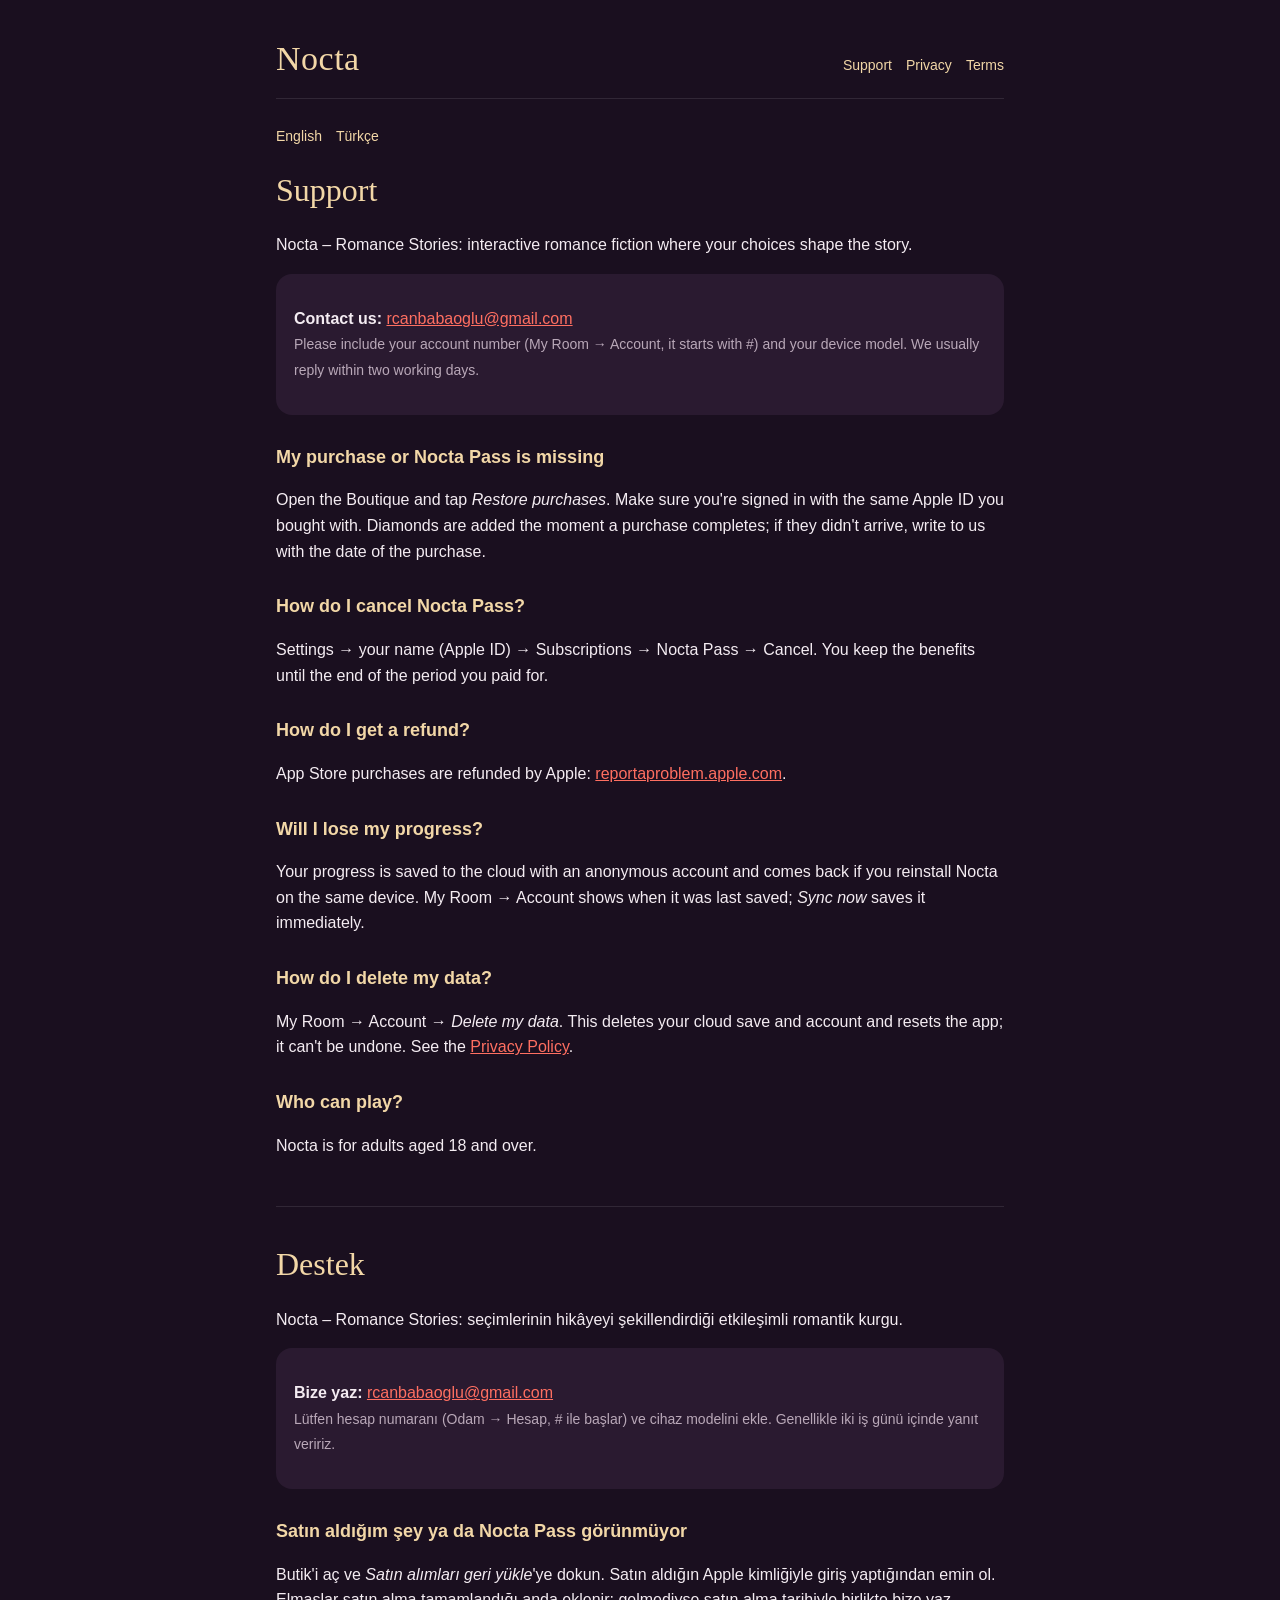
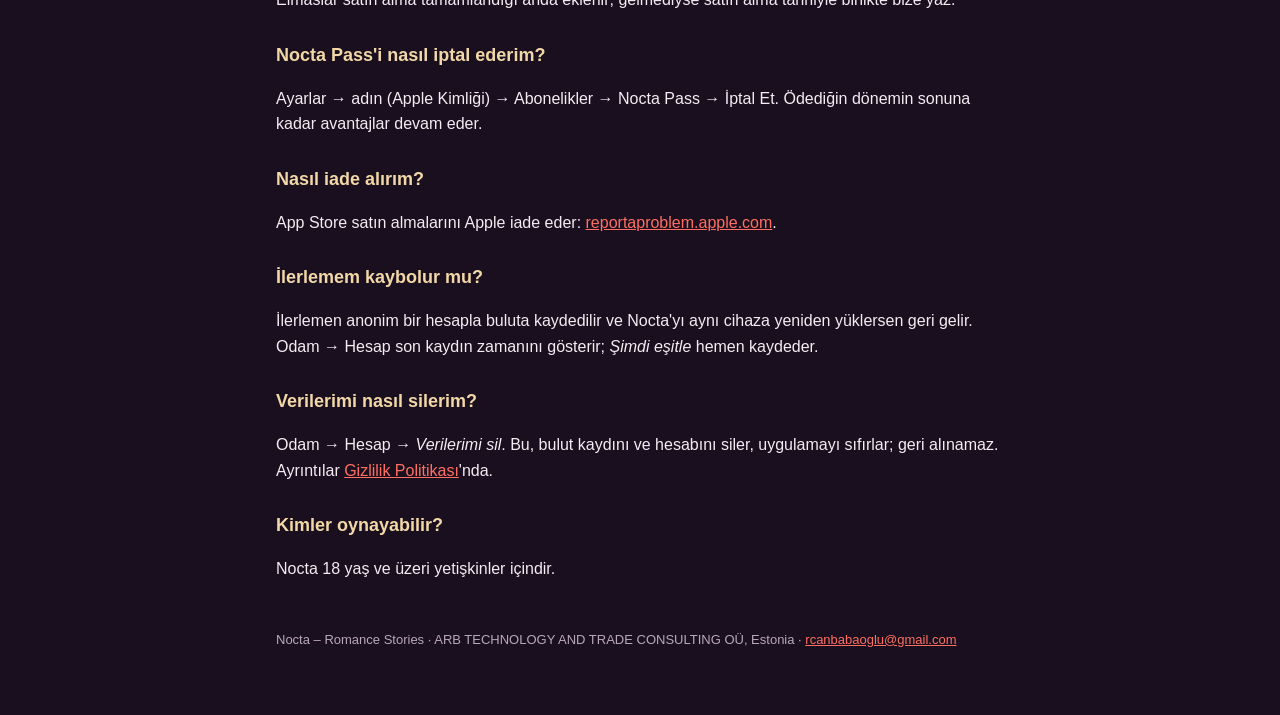
<file: index.html>
<!doctype html>
<html lang="en">
<head>
<meta charset="utf-8">
<meta name="viewport" content="width=device-width, initial-scale=1">
<title>Support · Nocta</title>
<link rel="stylesheet" href="style.css">
</head>
<body>
<main>
<header>
  <a class="brand" href="./">Nocta</a>
  <nav><a href="./">Support</a><a href="privacy.html">Privacy</a><a href="terms.html">Terms</a></nav>
</header>
<p class="lang"><a href="#en">English</a><a href="#tr">Türkçe</a></p>

<section id="en" lang="en">
<h1>Support</h1>
<p>Nocta – Romance Stories: interactive romance fiction where your choices shape the story.</p>
<div class="card">
  <p><strong>Contact us:</strong> <a href="mailto:rcanbabaoglu@gmail.com">rcanbabaoglu@gmail.com</a><br>
  <span class="muted">Please include your account number (My Room → Account, it starts with #) and your device model.
  We usually reply within two working days.</span></p>
</div>

<h2>My purchase or Nocta Pass is missing</h2>
<p>Open the Boutique and tap <em>Restore purchases</em>. Make sure you're signed in with the same Apple ID you bought with.
Diamonds are added the moment a purchase completes; if they didn't arrive, write to us with the date of the purchase.</p>

<h2>How do I cancel Nocta Pass?</h2>
<p>Settings → your name (Apple ID) → Subscriptions → Nocta Pass → Cancel. You keep the benefits until the end of the period
you paid for.</p>

<h2>How do I get a refund?</h2>
<p>App Store purchases are refunded by Apple: <a href="https://reportaproblem.apple.com">reportaproblem.apple.com</a>.</p>

<h2>Will I lose my progress?</h2>
<p>Your progress is saved to the cloud with an anonymous account and comes back if you reinstall Nocta on the same device.
My Room → Account shows when it was last saved; <em>Sync now</em> saves it immediately.</p>

<h2>How do I delete my data?</h2>
<p>My Room → Account → <em>Delete my data</em>. This deletes your cloud save and account and resets the app; it can't be
undone. See the <a href="privacy.html">Privacy Policy</a>.</p>

<h2>Who can play?</h2>
<p>Nocta is for adults aged 18 and over.</p>
</section>

<section id="tr" lang="tr">
<h1>Destek</h1>
<p>Nocta – Romance Stories: seçimlerinin hikâyeyi şekillendirdiği etkileşimli romantik kurgu.</p>
<div class="card">
  <p><strong>Bize yaz:</strong> <a href="mailto:rcanbabaoglu@gmail.com">rcanbabaoglu@gmail.com</a><br>
  <span class="muted">Lütfen hesap numaranı (Odam → Hesap, # ile başlar) ve cihaz modelini ekle. Genellikle iki iş günü
  içinde yanıt veririz.</span></p>
</div>

<h2>Satın aldığım şey ya da Nocta Pass görünmüyor</h2>
<p>Butik'i aç ve <em>Satın alımları geri yükle</em>'ye dokun. Satın aldığın Apple kimliğiyle giriş yaptığından emin ol.
Elmaslar satın alma tamamlandığı anda eklenir; gelmediyse satın alma tarihiyle birlikte bize yaz.</p>

<h2>Nocta Pass'i nasıl iptal ederim?</h2>
<p>Ayarlar → adın (Apple Kimliği) → Abonelikler → Nocta Pass → İptal Et. Ödediğin dönemin sonuna kadar avantajlar devam eder.</p>

<h2>Nasıl iade alırım?</h2>
<p>App Store satın almalarını Apple iade eder: <a href="https://reportaproblem.apple.com">reportaproblem.apple.com</a>.</p>

<h2>İlerlemem kaybolur mu?</h2>
<p>İlerlemen anonim bir hesapla buluta kaydedilir ve Nocta'yı aynı cihaza yeniden yüklersen geri gelir. Odam → Hesap son
kaydın zamanını gösterir; <em>Şimdi eşitle</em> hemen kaydeder.</p>

<h2>Verilerimi nasıl silerim?</h2>
<p>Odam → Hesap → <em>Verilerimi sil</em>. Bu, bulut kaydını ve hesabını siler, uygulamayı sıfırlar; geri alınamaz.
Ayrıntılar <a href="privacy.html">Gizlilik Politikası</a>'nda.</p>

<h2>Kimler oynayabilir?</h2>
<p>Nocta 18 yaş ve üzeri yetişkinler içindir.</p>
</section>

<footer>Nocta – Romance Stories · ARB TECHNOLOGY AND TRADE CONSULTING OÜ, Estonia · <a href="mailto:rcanbabaoglu@gmail.com">rcanbabaoglu@gmail.com</a></footer>
</main>
</body>
</html>
</file>
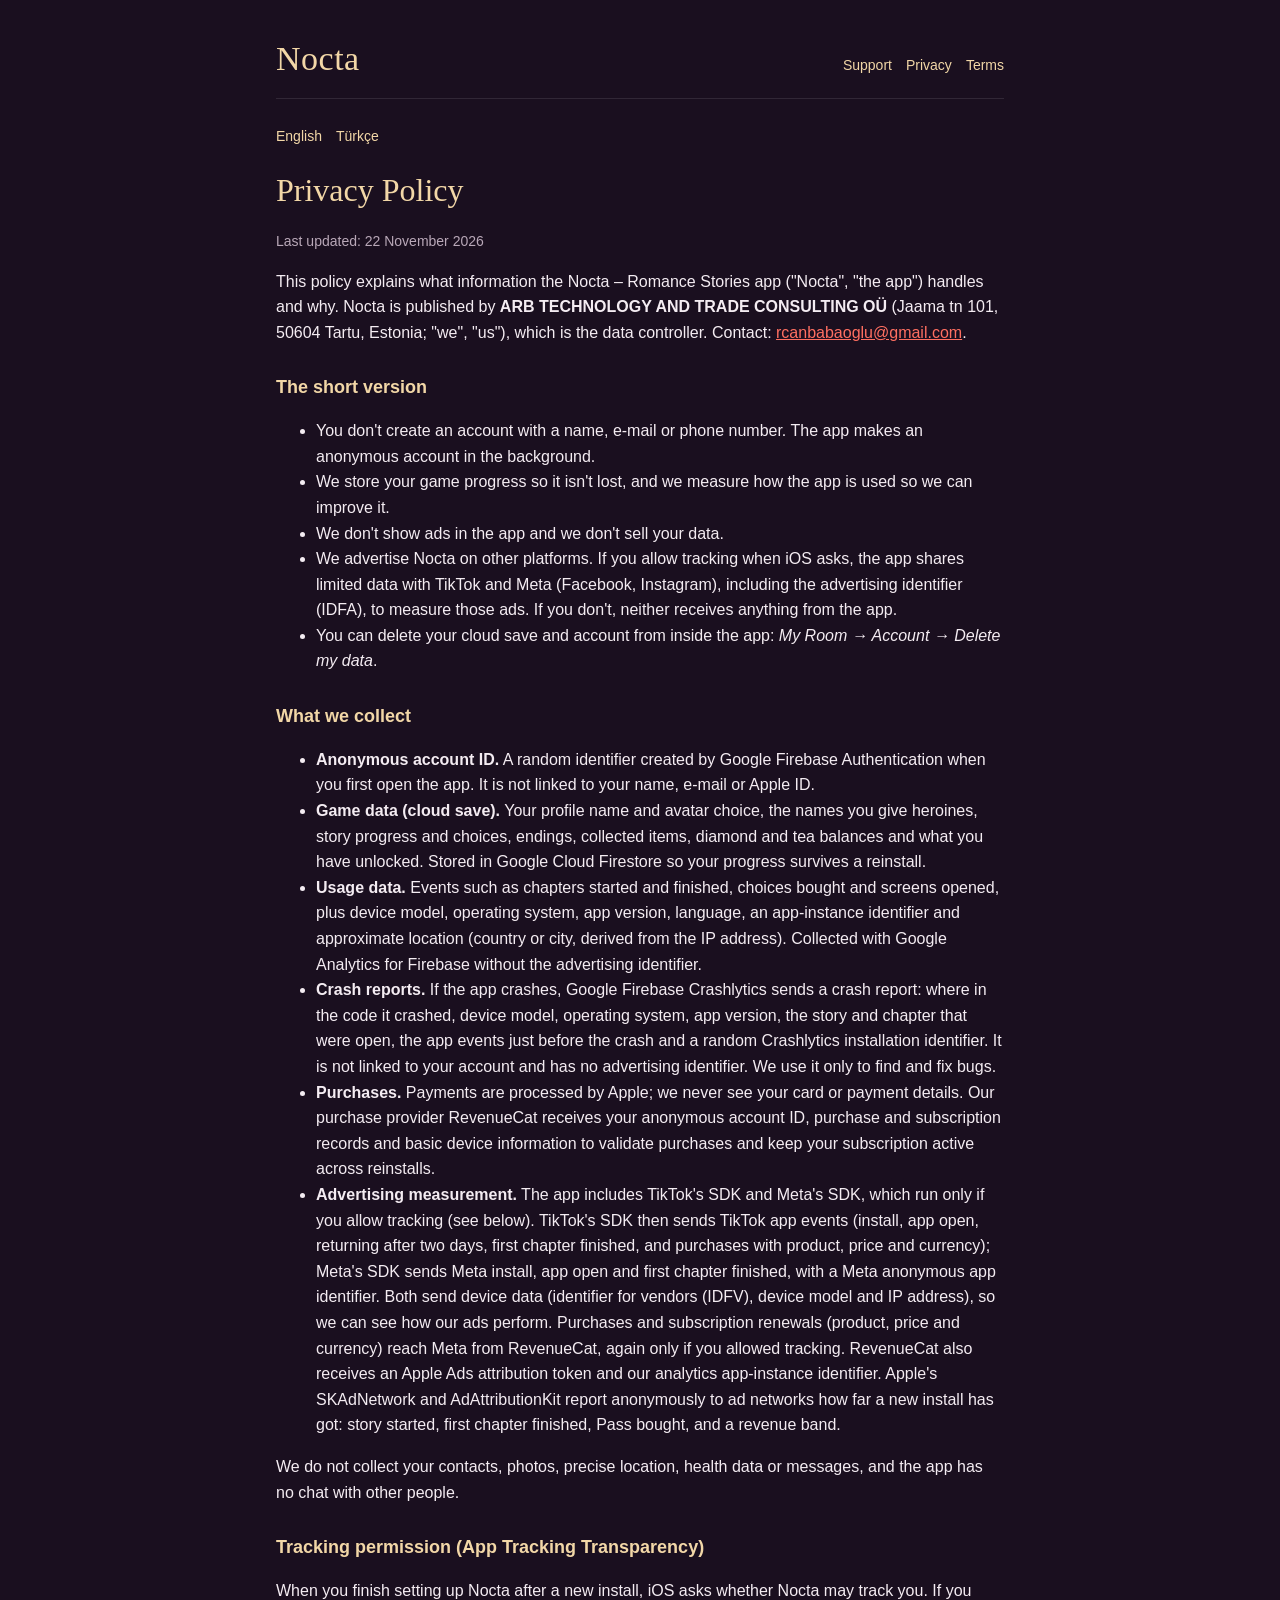
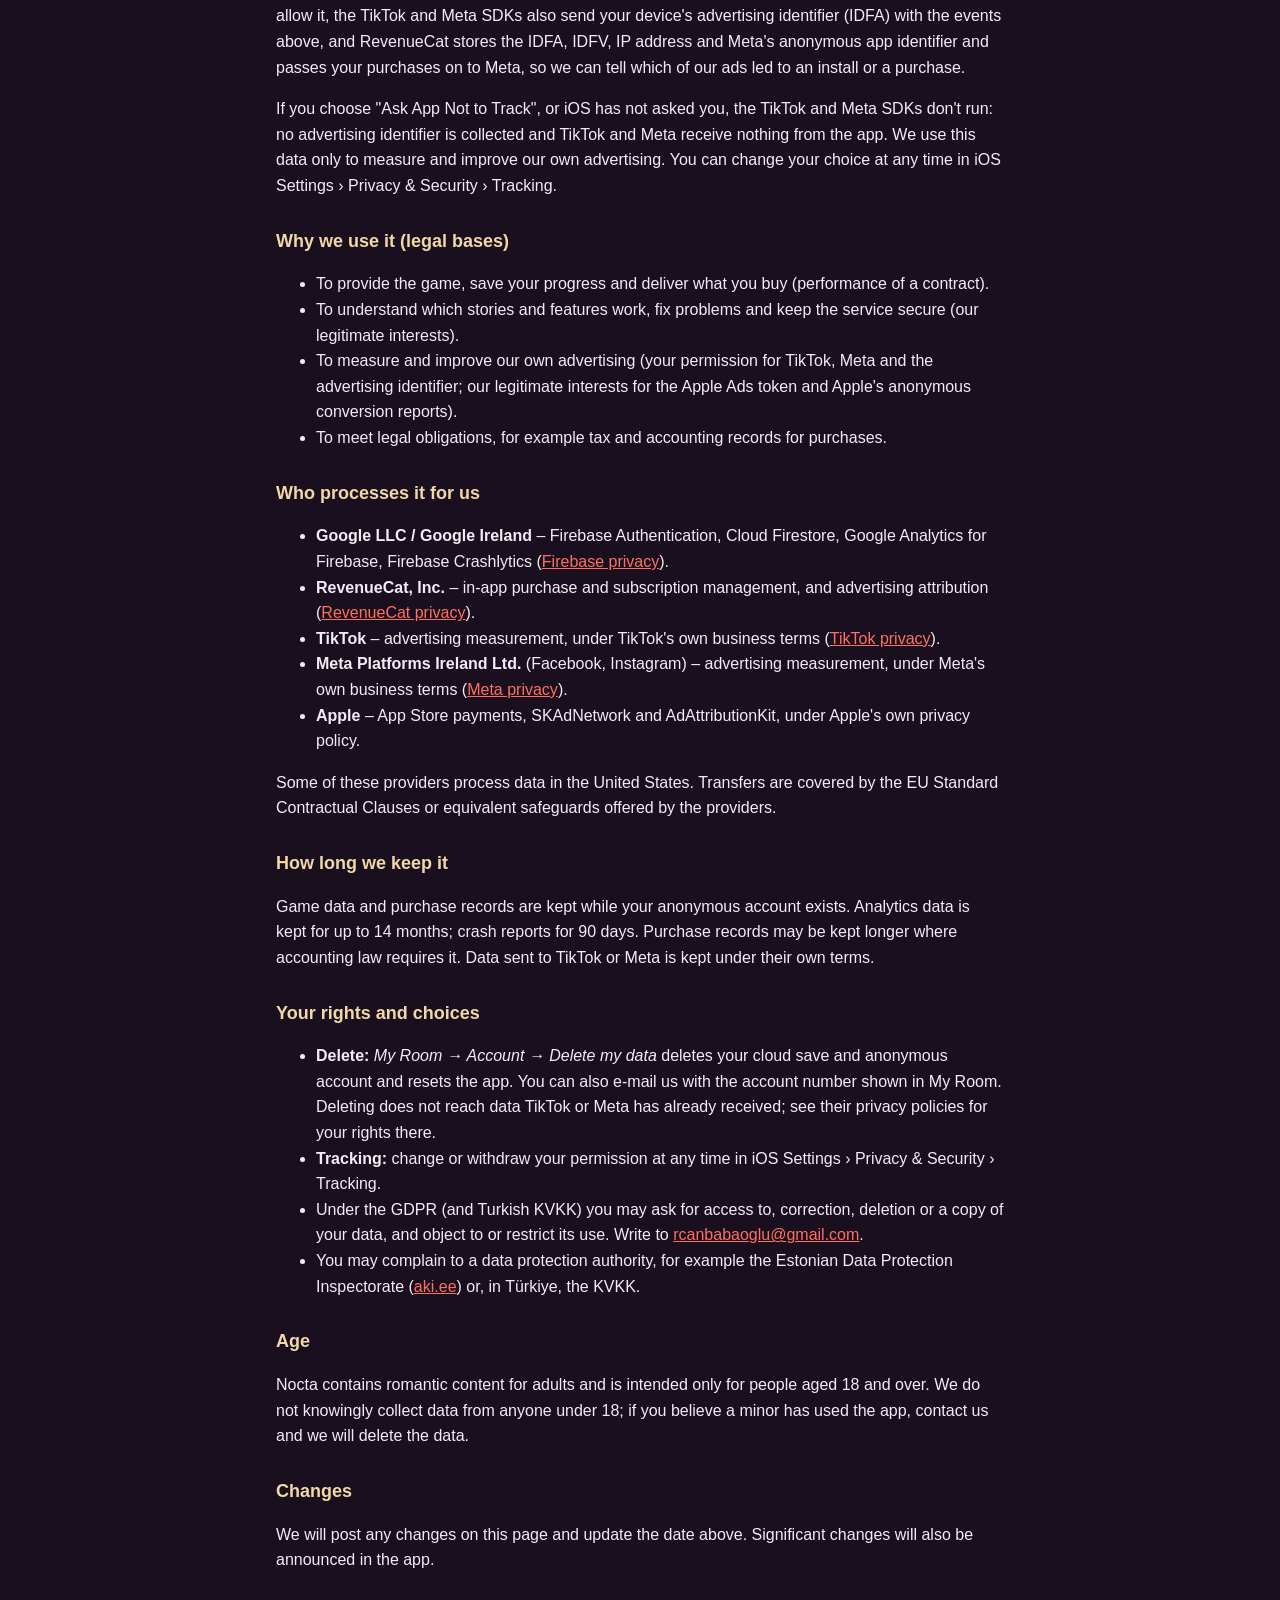
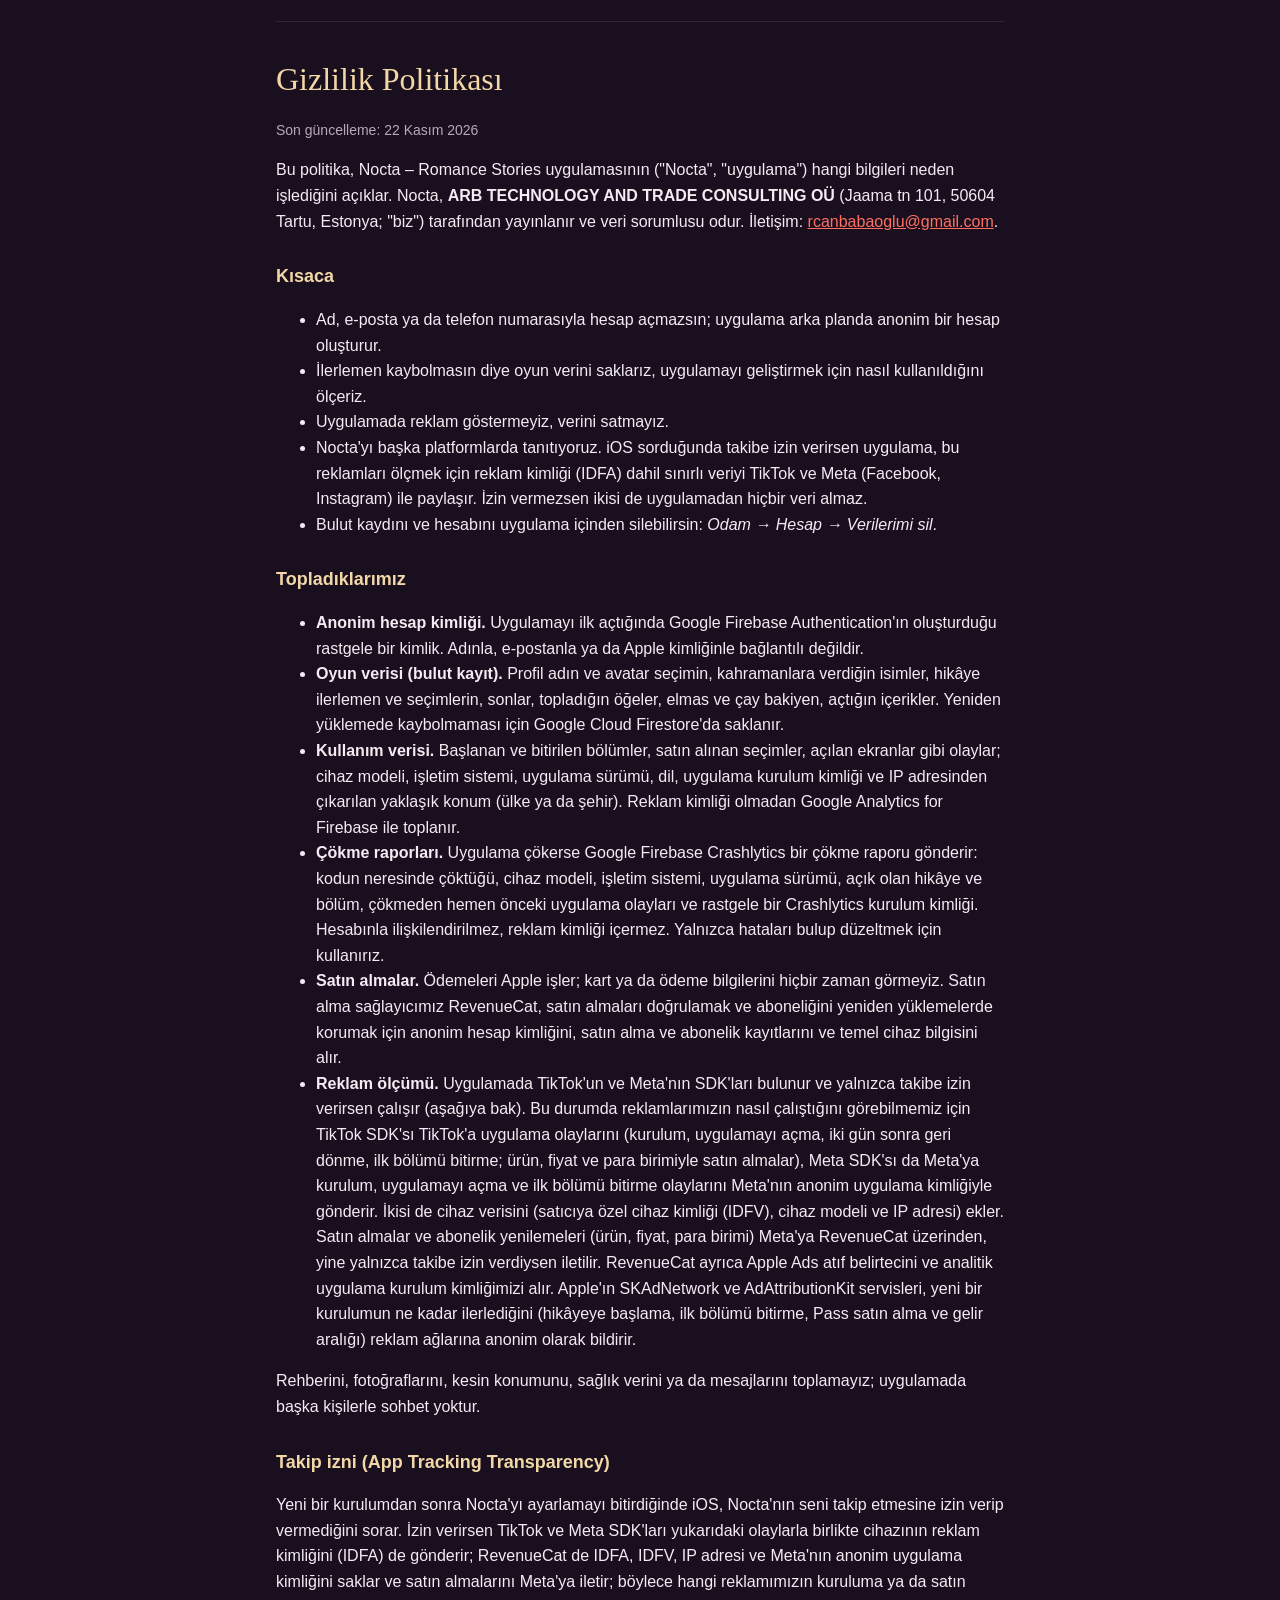
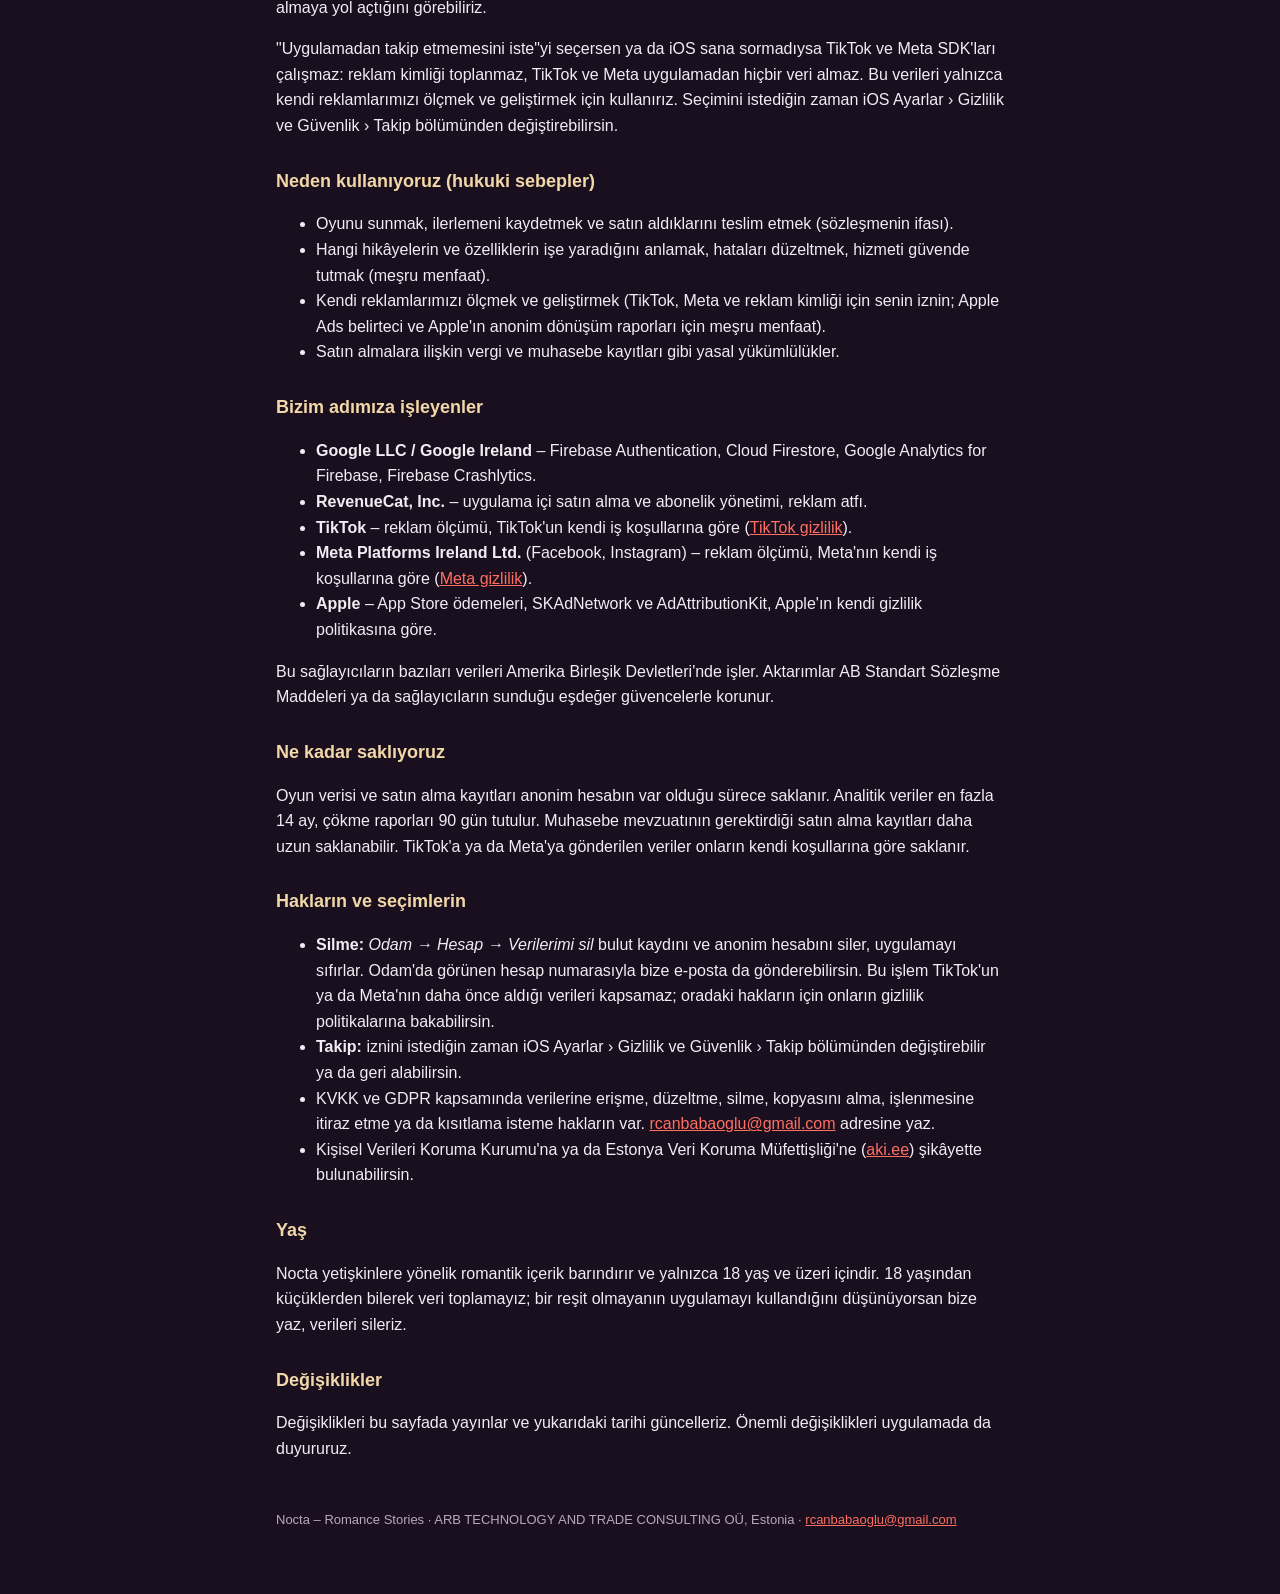
<file: privacy.html>
<!doctype html>
<html lang="en">
<head>
<meta charset="utf-8">
<meta name="viewport" content="width=device-width, initial-scale=1">
<title>Privacy Policy · Nocta</title>
<link rel="stylesheet" href="style.css">
</head>
<body>
<main>
<header>
  <a class="brand" href="./">Nocta</a>
  <nav><a href="./">Support</a><a href="privacy.html">Privacy</a><a href="terms.html">Terms</a></nav>
</header>
<p class="lang"><a href="#en">English</a><a href="#tr">Türkçe</a></p>

<section id="en" lang="en">
<h1>Privacy Policy</h1>
<p class="muted">Last updated: 22 November 2026</p>

<p>This policy explains what information the Nocta – Romance Stories app ("Nocta", "the app") handles and why. Nocta is
published by <strong>ARB TECHNOLOGY AND TRADE CONSULTING OÜ</strong> (Jaama tn 101, 50604 Tartu, Estonia; "we", "us"), which
is the data controller. Contact: <a href="mailto:rcanbabaoglu@gmail.com">rcanbabaoglu@gmail.com</a>.</p>

<h2>The short version</h2>
<ul>
  <li>You don't create an account with a name, e-mail or phone number. The app makes an anonymous account in the background.</li>
  <li>We store your game progress so it isn't lost, and we measure how the app is used so we can improve it.</li>
  <li>We don't show ads in the app and we don't sell your data.</li>
  <li>We advertise Nocta on other platforms. If you allow tracking when iOS asks, the app shares limited data with TikTok
    and Meta (Facebook, Instagram), including the advertising identifier (IDFA), to measure those ads. If you don't,
    neither receives anything from the app.</li>
  <li>You can delete your cloud save and account from inside the app: <em>My Room → Account → Delete my data</em>.</li>
</ul>

<h2>What we collect</h2>
<ul>
  <li><strong>Anonymous account ID.</strong> A random identifier created by Google Firebase Authentication when you first open
    the app. It is not linked to your name, e-mail or Apple ID.</li>
  <li><strong>Game data (cloud save).</strong> Your profile name and avatar choice, the names you give heroines, story
    progress and choices, endings, collected items, diamond and tea balances and what you have unlocked. Stored in Google
    Cloud Firestore so your progress survives a reinstall.</li>
  <li><strong>Usage data.</strong> Events such as chapters started and finished, choices bought and screens opened, plus
    device model, operating system, app version, language, an app-instance identifier and approximate location (country
    or city, derived from the IP address). Collected with Google Analytics for Firebase without the advertising
    identifier.</li>
  <li><strong>Crash reports.</strong> If the app crashes, Google Firebase Crashlytics sends a crash report: where in the
    code it crashed, device model, operating system, app version, the story and chapter that were open, the app events just
    before the crash and a random Crashlytics installation identifier. It is not linked to your account and has no
    advertising identifier. We use it only to find and fix bugs.</li>
  <li><strong>Purchases.</strong> Payments are processed by Apple; we never see your card or payment details. Our purchase
    provider RevenueCat receives your anonymous account ID, purchase and subscription records and basic device information
    to validate purchases and keep your subscription active across reinstalls.</li>
  <li><strong>Advertising measurement.</strong> The app includes TikTok's SDK and Meta's SDK, which run only if you allow
    tracking (see below). TikTok's SDK then sends TikTok app events (install, app open, returning after two days, first
    chapter finished, and purchases with product, price and currency); Meta's SDK sends Meta install, app open and first
    chapter finished, with a Meta anonymous app identifier. Both send device data (identifier for vendors (IDFV), device
    model and IP address), so we can see how our ads perform. Purchases and subscription renewals (product, price and
    currency) reach Meta from RevenueCat, again only if you allowed tracking.
    RevenueCat also receives an Apple Ads attribution token and our analytics app-instance identifier. Apple's SKAdNetwork
    and AdAttributionKit report anonymously to ad networks how far a new install has got: story started, first chapter
    finished, Pass bought, and a revenue band.</li>
</ul>
<p>We do not collect your contacts, photos, precise location, health data or messages, and the app has no chat with other
people.</p>

<h2>Tracking permission (App Tracking Transparency)</h2>
<p>When you finish setting up Nocta after a new install, iOS asks whether Nocta may track you. If you allow it, the TikTok
and Meta SDKs also send your device's advertising identifier (IDFA) with the events above, and RevenueCat stores the IDFA,
IDFV, IP address and Meta's anonymous app identifier and passes your purchases on to Meta, so we can tell which of our ads
led to an install or a purchase.</p>
<p>If you choose "Ask App Not to Track", or iOS has not asked you, the TikTok and Meta SDKs don't run: no advertising
identifier is collected and TikTok and Meta receive nothing from the app. We use this data only to measure and improve our own advertising. You
can change your choice at any time in iOS Settings › Privacy &amp; Security › Tracking.</p>

<h2>Why we use it (legal bases)</h2>
<ul>
  <li>To provide the game, save your progress and deliver what you buy (performance of a contract).</li>
  <li>To understand which stories and features work, fix problems and keep the service secure (our legitimate interests).</li>
  <li>To measure and improve our own advertising (your permission for TikTok, Meta and the advertising identifier; our
    legitimate interests for the Apple Ads token and Apple's anonymous conversion reports).</li>
  <li>To meet legal obligations, for example tax and accounting records for purchases.</li>
</ul>

<h2>Who processes it for us</h2>
<ul>
  <li><strong>Google LLC / Google Ireland</strong> – Firebase Authentication, Cloud Firestore, Google Analytics for Firebase,
    Firebase Crashlytics (<a href="https://firebase.google.com/support/privacy">Firebase privacy</a>).</li>
  <li><strong>RevenueCat, Inc.</strong> – in-app purchase and subscription management, and advertising attribution
    (<a href="https://www.revenuecat.com/privacy">RevenueCat privacy</a>).</li>
  <li><strong>TikTok</strong> – advertising measurement, under TikTok's own business terms
    (<a href="https://www.tiktok.com/legal/page/global/privacy-policy/en">TikTok privacy</a>).</li>
  <li><strong>Meta Platforms Ireland Ltd.</strong> (Facebook, Instagram) – advertising measurement, under Meta's own
    business terms (<a href="https://www.facebook.com/privacy/policy/">Meta privacy</a>).</li>
  <li><strong>Apple</strong> – App Store payments, SKAdNetwork and AdAttributionKit, under Apple's own privacy policy.</li>
</ul>
<p>Some of these providers process data in the United States. Transfers are covered by the EU Standard Contractual
Clauses or equivalent safeguards offered by the providers.</p>

<h2>How long we keep it</h2>
<p>Game data and purchase records are kept while your anonymous account exists. Analytics data is kept for up to 14
months; crash reports for 90 days. Purchase records may be kept longer where accounting law requires it. Data sent to TikTok or Meta is kept under
their own terms.</p>

<h2>Your rights and choices</h2>
<ul>
  <li><strong>Delete:</strong> <em>My Room → Account → Delete my data</em> deletes your cloud save and anonymous account and
    resets the app. You can also e-mail us with the account number shown in My Room. Deleting does not reach data TikTok
    or Meta has already received; see their privacy policies for your rights there.</li>
  <li><strong>Tracking:</strong> change or withdraw your permission at any time in iOS Settings › Privacy &amp; Security ›
    Tracking.</li>
  <li>Under the GDPR (and Turkish KVKK) you may ask for access to, correction, deletion or a copy of your data, and object
    to or restrict its use. Write to <a href="mailto:rcanbabaoglu@gmail.com">rcanbabaoglu@gmail.com</a>.</li>
  <li>You may complain to a data protection authority, for example the Estonian Data Protection Inspectorate
    (<a href="https://www.aki.ee/en">aki.ee</a>) or, in Türkiye, the KVKK.</li>
</ul>

<h2>Age</h2>
<p>Nocta contains romantic content for adults and is intended only for people aged 18 and over. We do not knowingly
collect data from anyone under 18; if you believe a minor has used the app, contact us and we will delete the data.</p>

<h2>Changes</h2>
<p>We will post any changes on this page and update the date above. Significant changes will also be announced in the app.</p>
</section>

<section id="tr" lang="tr">
<h1>Gizlilik Politikası</h1>
<p class="muted">Son güncelleme: 22 Kasım 2026</p>

<p>Bu politika, Nocta – Romance Stories uygulamasının ("Nocta", "uygulama") hangi bilgileri neden işlediğini açıklar.
Nocta, <strong>ARB TECHNOLOGY AND TRADE CONSULTING OÜ</strong> (Jaama tn 101, 50604 Tartu, Estonya; "biz") tarafından yayınlanır ve veri
sorumlusu odur. İletişim: <a href="mailto:rcanbabaoglu@gmail.com">rcanbabaoglu@gmail.com</a>.</p>

<h2>Kısaca</h2>
<ul>
  <li>Ad, e-posta ya da telefon numarasıyla hesap açmazsın; uygulama arka planda anonim bir hesap oluşturur.</li>
  <li>İlerlemen kaybolmasın diye oyun verini saklarız, uygulamayı geliştirmek için nasıl kullanıldığını ölçeriz.</li>
  <li>Uygulamada reklam göstermeyiz, verini satmayız.</li>
  <li>Nocta'yı başka platformlarda tanıtıyoruz. iOS sorduğunda takibe izin verirsen uygulama, bu reklamları ölçmek için
    reklam kimliği (IDFA) dahil sınırlı veriyi TikTok ve Meta (Facebook, Instagram) ile paylaşır. İzin vermezsen ikisi de
    uygulamadan hiçbir veri almaz.</li>
  <li>Bulut kaydını ve hesabını uygulama içinden silebilirsin: <em>Odam → Hesap → Verilerimi sil</em>.</li>
</ul>

<h2>Topladıklarımız</h2>
<ul>
  <li><strong>Anonim hesap kimliği.</strong> Uygulamayı ilk açtığında Google Firebase Authentication'ın oluşturduğu rastgele
    bir kimlik. Adınla, e-postanla ya da Apple kimliğinle bağlantılı değildir.</li>
  <li><strong>Oyun verisi (bulut kayıt).</strong> Profil adın ve avatar seçimin, kahramanlara verdiğin isimler, hikâye
    ilerlemen ve seçimlerin, sonlar, topladığın öğeler, elmas ve çay bakiyen, açtığın içerikler. Yeniden yüklemede
    kaybolmaması için Google Cloud Firestore'da saklanır.</li>
  <li><strong>Kullanım verisi.</strong> Başlanan ve bitirilen bölümler, satın alınan seçimler, açılan ekranlar gibi olaylar;
    cihaz modeli, işletim sistemi, uygulama sürümü, dil, uygulama kurulum kimliği ve IP adresinden çıkarılan yaklaşık konum
    (ülke ya da şehir). Reklam kimliği olmadan Google Analytics for Firebase ile toplanır.</li>
  <li><strong>Çökme raporları.</strong> Uygulama çökerse Google Firebase Crashlytics bir çökme raporu gönderir: kodun neresinde
    çöktüğü, cihaz modeli, işletim sistemi, uygulama sürümü, açık olan hikâye ve bölüm, çökmeden hemen önceki uygulama
    olayları ve rastgele bir Crashlytics kurulum kimliği. Hesabınla ilişkilendirilmez, reklam kimliği içermez. Yalnızca
    hataları bulup düzeltmek için kullanırız.</li>
  <li><strong>Satın almalar.</strong> Ödemeleri Apple işler; kart ya da ödeme bilgilerini hiçbir zaman görmeyiz. Satın alma
    sağlayıcımız RevenueCat, satın almaları doğrulamak ve aboneliğini yeniden yüklemelerde korumak için anonim hesap
    kimliğini, satın alma ve abonelik kayıtlarını ve temel cihaz bilgisini alır.</li>
  <li><strong>Reklam ölçümü.</strong> Uygulamada TikTok'un ve Meta'nın SDK'ları bulunur ve yalnızca takibe izin verirsen
    çalışır (aşağıya bak). Bu durumda reklamlarımızın nasıl çalıştığını görebilmemiz için TikTok SDK'sı TikTok'a uygulama
    olaylarını (kurulum, uygulamayı açma, iki gün sonra geri dönme, ilk bölümü bitirme; ürün, fiyat ve para birimiyle
    satın almalar), Meta SDK'sı da Meta'ya kurulum, uygulamayı açma ve ilk bölümü bitirme olaylarını Meta'nın anonim
    uygulama kimliğiyle gönderir. İkisi de cihaz verisini (satıcıya özel cihaz kimliği (IDFV), cihaz modeli ve IP adresi)
    ekler. Satın almalar ve abonelik yenilemeleri (ürün, fiyat, para birimi) Meta'ya RevenueCat üzerinden, yine yalnızca
    takibe izin verdiysen iletilir. RevenueCat ayrıca Apple Ads atıf belirtecini ve analitik uygulama kurulum kimliğimizi alır. Apple'ın SKAdNetwork
    ve AdAttributionKit servisleri, yeni bir kurulumun ne kadar ilerlediğini (hikâyeye başlama, ilk bölümü bitirme, Pass satın
    alma ve gelir aralığı) reklam ağlarına anonim olarak bildirir.</li>
</ul>
<p>Rehberini, fotoğraflarını, kesin konumunu, sağlık verini ya da mesajlarını toplamayız; uygulamada başka kişilerle
sohbet yoktur.</p>

<h2>Takip izni (App Tracking Transparency)</h2>
<p>Yeni bir kurulumdan sonra Nocta'yı ayarlamayı bitirdiğinde iOS, Nocta'nın seni takip etmesine izin verip vermediğini
sorar. İzin verirsen TikTok ve Meta SDK'ları yukarıdaki olaylarla birlikte cihazının reklam kimliğini (IDFA) de gönderir;
RevenueCat de IDFA, IDFV, IP adresi ve Meta'nın anonim uygulama kimliğini saklar ve satın almalarını Meta'ya iletir; böylece
hangi reklamımızın kuruluma ya da satın almaya yol açtığını görebiliriz.</p>
<p>"Uygulamadan takip etmemesini iste"yi seçersen ya da iOS sana sormadıysa TikTok ve Meta SDK'ları çalışmaz: reklam kimliği
toplanmaz, TikTok ve Meta uygulamadan hiçbir veri almaz. Bu verileri yalnızca kendi reklamlarımızı ölçmek ve geliştirmek için kullanırız.
Seçimini istediğin zaman iOS Ayarlar › Gizlilik ve Güvenlik › Takip bölümünden değiştirebilirsin.</p>

<h2>Neden kullanıyoruz (hukuki sebepler)</h2>
<ul>
  <li>Oyunu sunmak, ilerlemeni kaydetmek ve satın aldıklarını teslim etmek (sözleşmenin ifası).</li>
  <li>Hangi hikâyelerin ve özelliklerin işe yaradığını anlamak, hataları düzeltmek, hizmeti güvende tutmak (meşru menfaat).</li>
  <li>Kendi reklamlarımızı ölçmek ve geliştirmek (TikTok, Meta ve reklam kimliği için senin iznin; Apple Ads belirteci ve Apple'ın
    anonim dönüşüm raporları için meşru menfaat).</li>
  <li>Satın almalara ilişkin vergi ve muhasebe kayıtları gibi yasal yükümlülükler.</li>
</ul>

<h2>Bizim adımıza işleyenler</h2>
<ul>
  <li><strong>Google LLC / Google Ireland</strong> – Firebase Authentication, Cloud Firestore, Google Analytics for Firebase, Firebase Crashlytics.</li>
  <li><strong>RevenueCat, Inc.</strong> – uygulama içi satın alma ve abonelik yönetimi, reklam atfı.</li>
  <li><strong>TikTok</strong> – reklam ölçümü, TikTok'un kendi iş koşullarına göre
    (<a href="https://www.tiktok.com/legal/page/global/privacy-policy/en">TikTok gizlilik</a>).</li>
  <li><strong>Meta Platforms Ireland Ltd.</strong> (Facebook, Instagram) – reklam ölçümü, Meta'nın kendi iş koşullarına göre
    (<a href="https://www.facebook.com/privacy/policy/">Meta gizlilik</a>).</li>
  <li><strong>Apple</strong> – App Store ödemeleri, SKAdNetwork ve AdAttributionKit, Apple'ın kendi gizlilik politikasına göre.</li>
</ul>
<p>Bu sağlayıcıların bazıları verileri Amerika Birleşik Devletleri'nde işler. Aktarımlar AB Standart Sözleşme Maddeleri
ya da sağlayıcıların sunduğu eşdeğer güvencelerle korunur.</p>

<h2>Ne kadar saklıyoruz</h2>
<p>Oyun verisi ve satın alma kayıtları anonim hesabın var olduğu sürece saklanır. Analitik veriler en fazla 14 ay, çökme raporları 90 gün tutulur.
Muhasebe mevzuatının gerektirdiği satın alma kayıtları daha uzun saklanabilir. TikTok'a ya da Meta'ya gönderilen veriler
onların kendi koşullarına göre saklanır.</p>

<h2>Hakların ve seçimlerin</h2>
<ul>
  <li><strong>Silme:</strong> <em>Odam → Hesap → Verilerimi sil</em> bulut kaydını ve anonim hesabını siler, uygulamayı
    sıfırlar. Odam'da görünen hesap numarasıyla bize e-posta da gönderebilirsin. Bu işlem TikTok'un ya da Meta'nın daha önce
    aldığı verileri kapsamaz; oradaki hakların için onların gizlilik politikalarına bakabilirsin.</li>
  <li><strong>Takip:</strong> iznini istediğin zaman iOS Ayarlar › Gizlilik ve Güvenlik › Takip bölümünden değiştirebilir ya
    da geri alabilirsin.</li>
  <li>KVKK ve GDPR kapsamında verilerine erişme, düzeltme, silme, kopyasını alma, işlenmesine itiraz etme ya da kısıtlama
    isteme hakların var. <a href="mailto:rcanbabaoglu@gmail.com">rcanbabaoglu@gmail.com</a> adresine yaz.</li>
  <li>Kişisel Verileri Koruma Kurumu'na ya da Estonya Veri Koruma Müfettişliği'ne (<a href="https://www.aki.ee/en">aki.ee</a>)
    şikâyette bulunabilirsin.</li>
</ul>

<h2>Yaş</h2>
<p>Nocta yetişkinlere yönelik romantik içerik barındırır ve yalnızca 18 yaş ve üzeri içindir. 18 yaşından küçüklerden
bilerek veri toplamayız; bir reşit olmayanın uygulamayı kullandığını düşünüyorsan bize yaz, verileri sileriz.</p>

<h2>Değişiklikler</h2>
<p>Değişiklikleri bu sayfada yayınlar ve yukarıdaki tarihi güncelleriz. Önemli değişiklikleri uygulamada da duyururuz.</p>
</section>

<footer>Nocta – Romance Stories · ARB TECHNOLOGY AND TRADE CONSULTING OÜ, Estonia · <a href="mailto:rcanbabaoglu@gmail.com">rcanbabaoglu@gmail.com</a></footer>
</main>
</body>
</html>
</file>
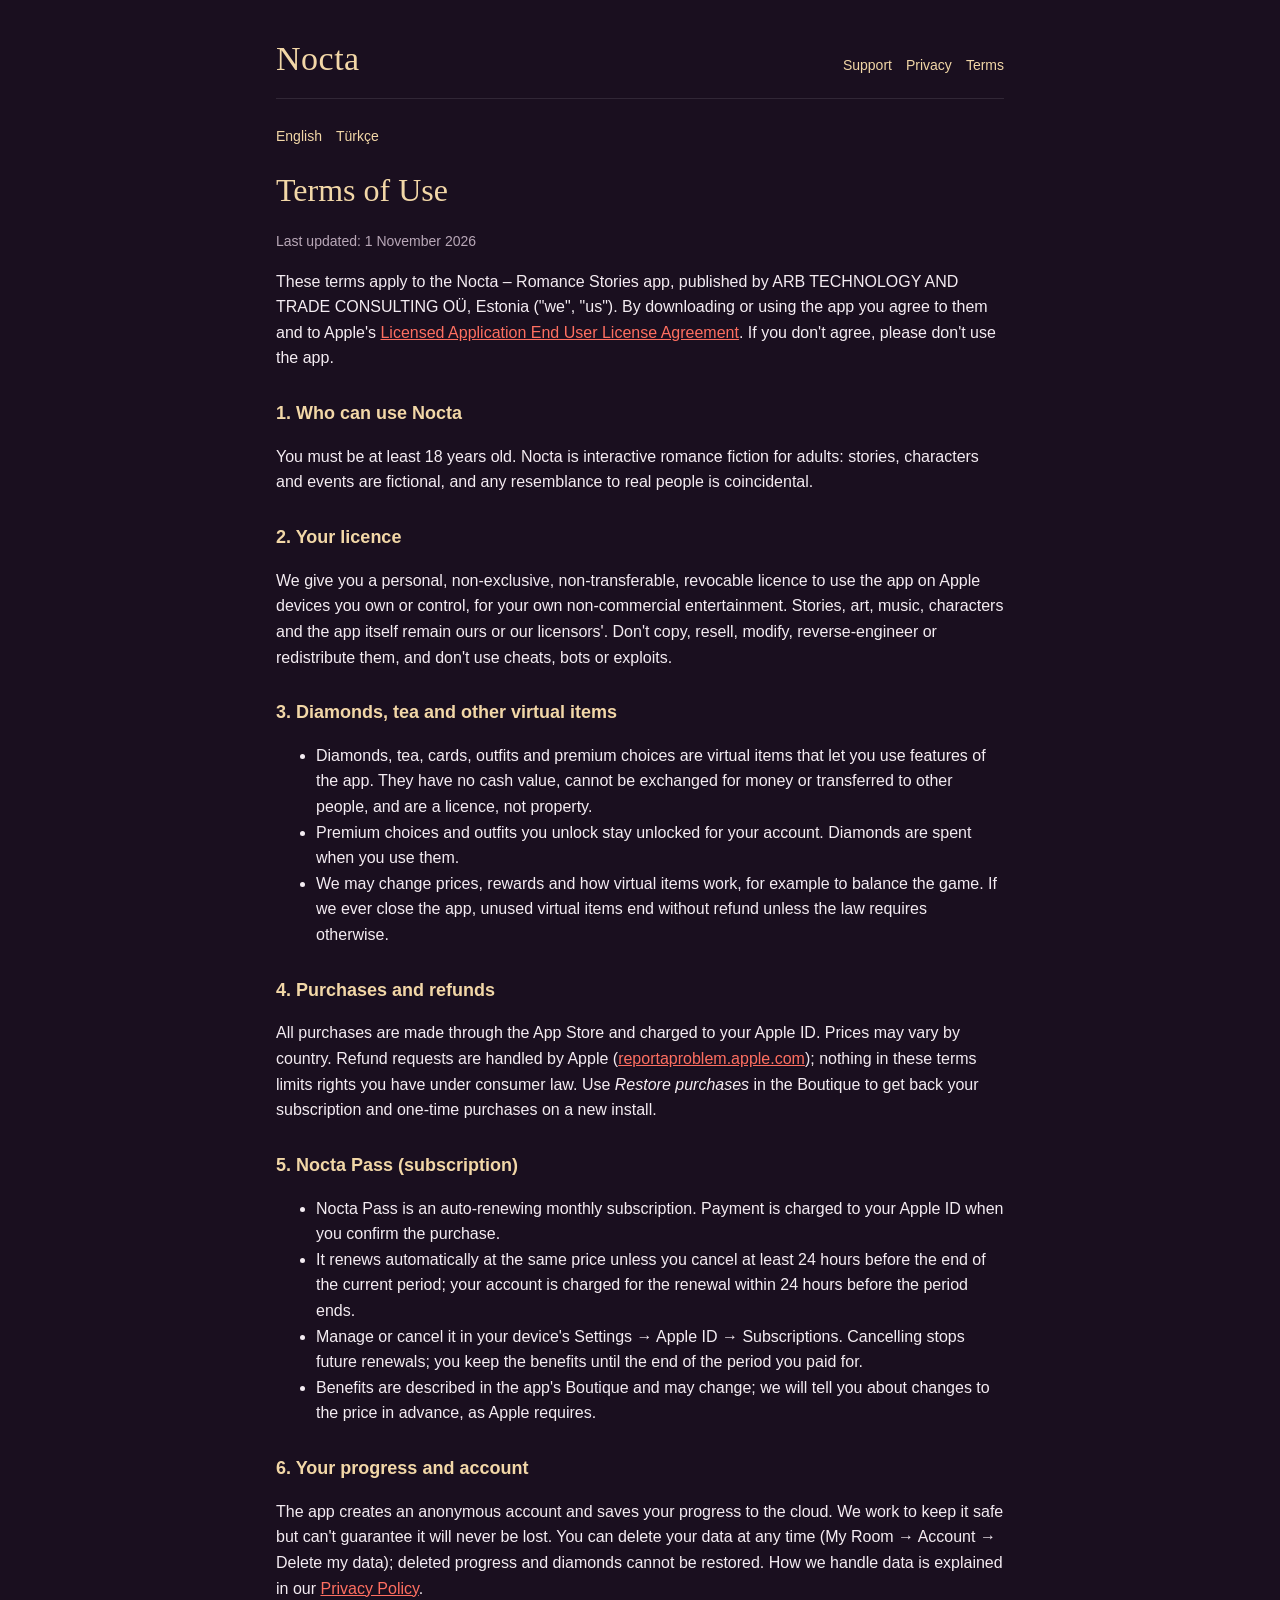
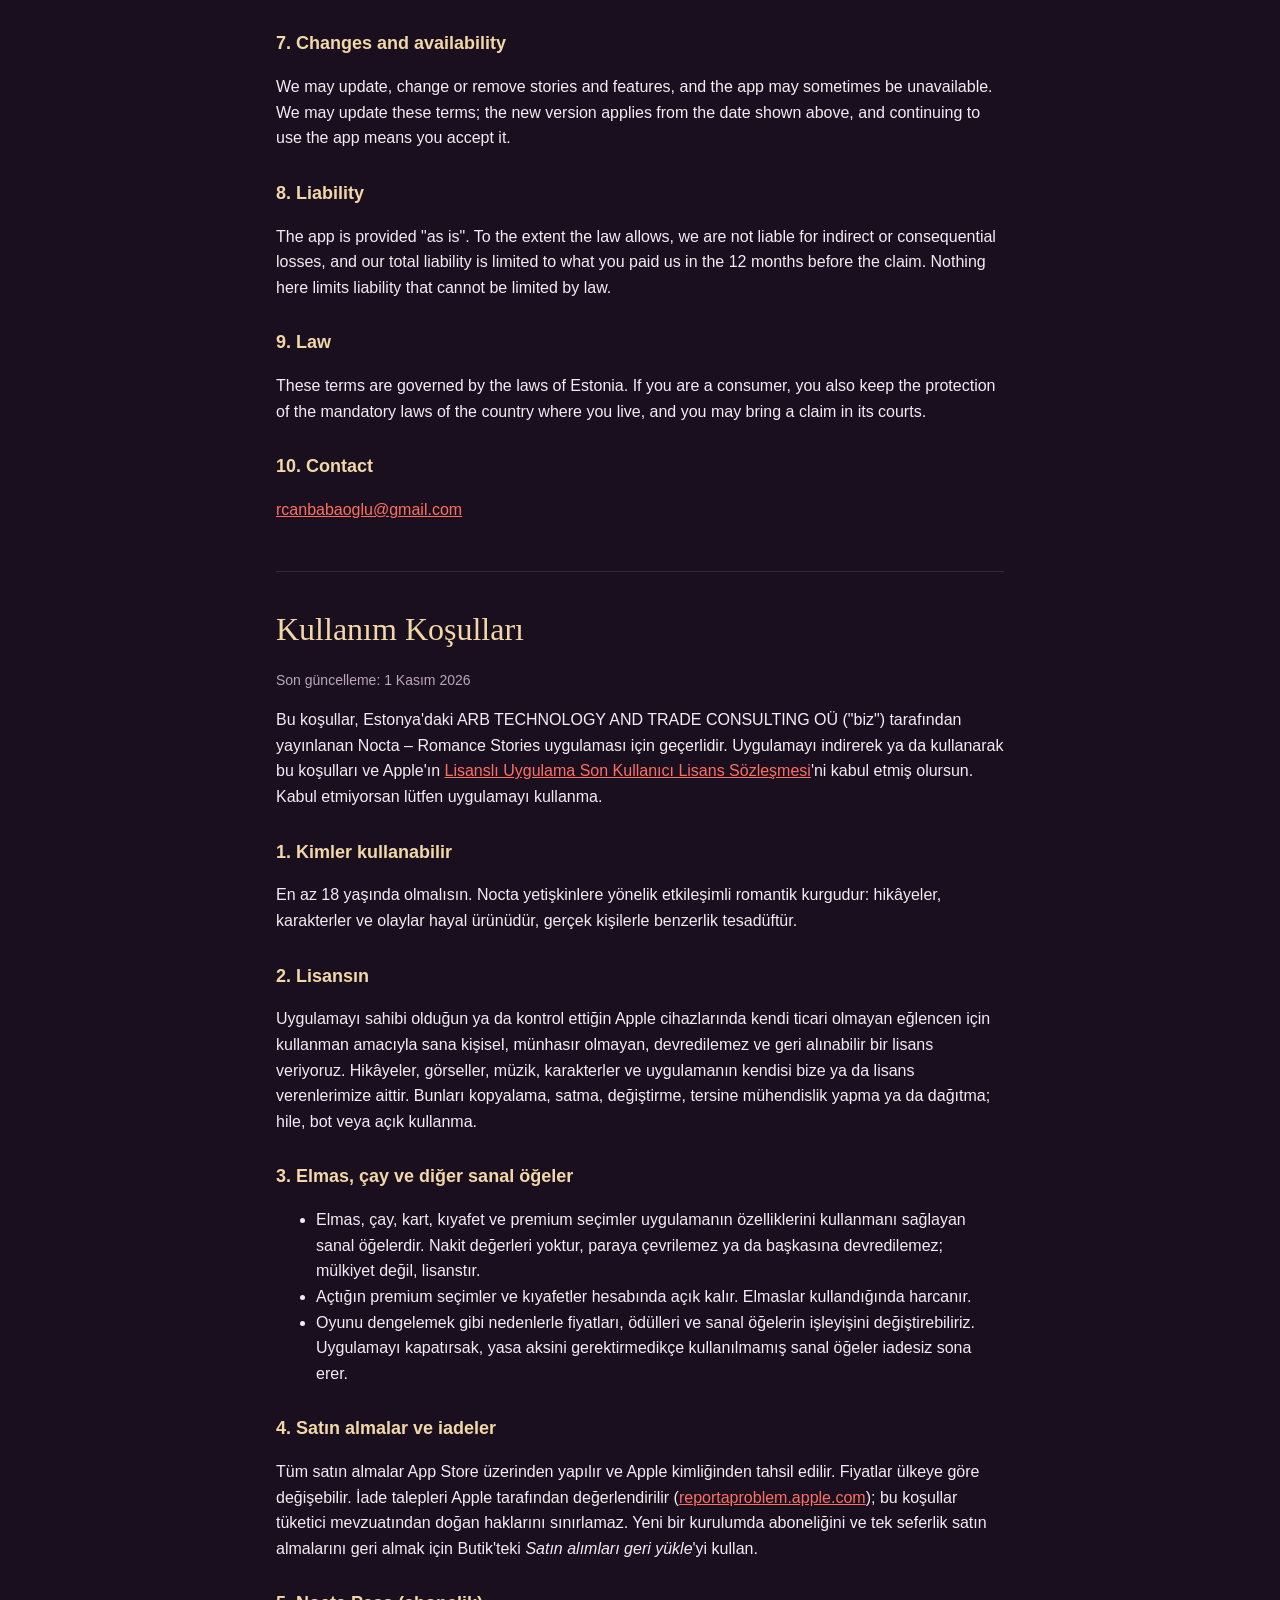
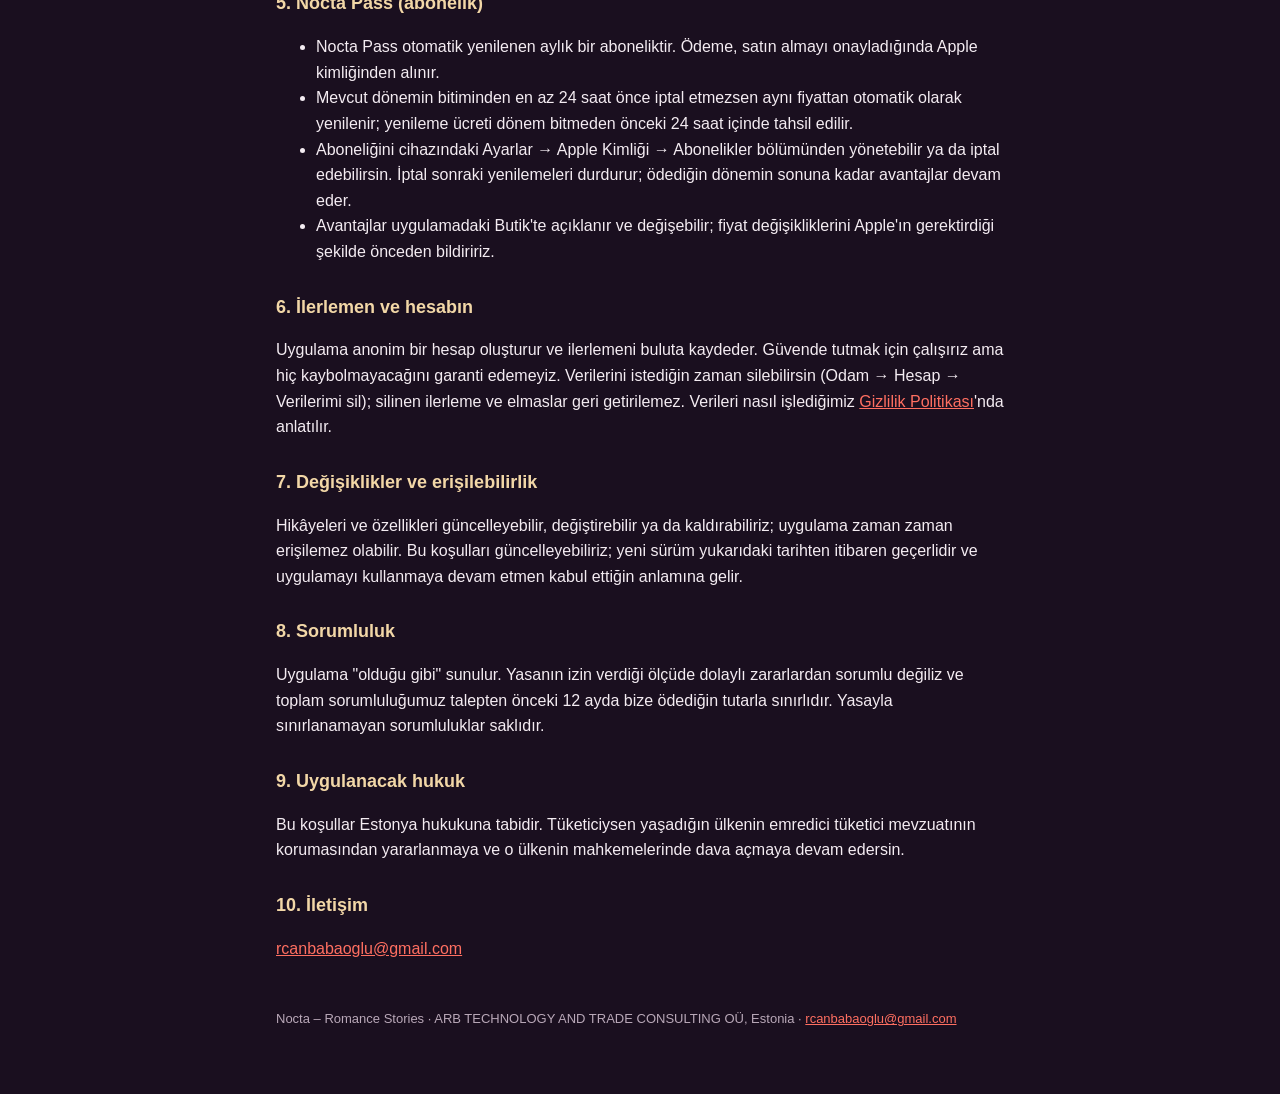
<file: terms.html>
<!doctype html>
<html lang="en">
<head>
<meta charset="utf-8">
<meta name="viewport" content="width=device-width, initial-scale=1">
<title>Terms of Use · Nocta</title>
<link rel="stylesheet" href="style.css">
</head>
<body>
<main>
<header>
  <a class="brand" href="./">Nocta</a>
  <nav><a href="./">Support</a><a href="privacy.html">Privacy</a><a href="terms.html">Terms</a></nav>
</header>
<p class="lang"><a href="#en">English</a><a href="#tr">Türkçe</a></p>

<section id="en" lang="en">
<h1>Terms of Use</h1>
<p class="muted">Last updated: 1 November 2026</p>

<p>These terms apply to the Nocta – Romance Stories app, published by ARB TECHNOLOGY AND TRADE CONSULTING OÜ, Estonia
("we", "us"). By downloading or using the app you agree to them and to Apple's
<a href="https://www.apple.com/legal/internet-services/itunes/dev/stdeula/">Licensed Application End User License Agreement</a>.
If you don't agree, please don't use the app.</p>

<h2>1. Who can use Nocta</h2>
<p>You must be at least 18 years old. Nocta is interactive romance fiction for adults: stories, characters and events are
fictional, and any resemblance to real people is coincidental.</p>

<h2>2. Your licence</h2>
<p>We give you a personal, non-exclusive, non-transferable, revocable licence to use the app on Apple devices you own or
control, for your own non-commercial entertainment. Stories, art, music, characters and the app itself remain ours or
our licensors'. Don't copy, resell, modify, reverse-engineer or redistribute them, and don't use cheats, bots or
exploits.</p>

<h2>3. Diamonds, tea and other virtual items</h2>
<ul>
  <li>Diamonds, tea, cards, outfits and premium choices are virtual items that let you use features of the app. They have
    no cash value, cannot be exchanged for money or transferred to other people, and are a licence, not property.</li>
  <li>Premium choices and outfits you unlock stay unlocked for your account. Diamonds are spent when you use them.</li>
  <li>We may change prices, rewards and how virtual items work, for example to balance the game. If we ever close the app,
    unused virtual items end without refund unless the law requires otherwise.</li>
</ul>

<h2>4. Purchases and refunds</h2>
<p>All purchases are made through the App Store and charged to your Apple ID. Prices may vary by country. Refund requests
are handled by Apple (<a href="https://reportaproblem.apple.com">reportaproblem.apple.com</a>); nothing in these terms
limits rights you have under consumer law. Use <em>Restore purchases</em> in the Boutique to get back your subscription
and one-time purchases on a new install.</p>

<h2>5. Nocta Pass (subscription)</h2>
<ul>
  <li>Nocta Pass is an auto-renewing monthly subscription. Payment is charged to your Apple ID when you confirm the
    purchase.</li>
  <li>It renews automatically at the same price unless you cancel at least 24 hours before the end of the current period;
    your account is charged for the renewal within 24 hours before the period ends.</li>
  <li>Manage or cancel it in your device's Settings → Apple ID → Subscriptions. Cancelling stops future renewals; you keep
    the benefits until the end of the period you paid for.</li>
  <li>Benefits are described in the app's Boutique and may change; we will tell you about changes to the price in advance,
    as Apple requires.</li>
</ul>

<h2>6. Your progress and account</h2>
<p>The app creates an anonymous account and saves your progress to the cloud. We work to keep it safe but can't guarantee
it will never be lost. You can delete your data at any time (My Room → Account → Delete my data); deleted progress and
diamonds cannot be restored. How we handle data is explained in our <a href="privacy.html">Privacy Policy</a>.</p>

<h2>7. Changes and availability</h2>
<p>We may update, change or remove stories and features, and the app may sometimes be unavailable. We may update these
terms; the new version applies from the date shown above, and continuing to use the app means you accept it.</p>

<h2>8. Liability</h2>
<p>The app is provided "as is". To the extent the law allows, we are not liable for indirect or consequential losses, and
our total liability is limited to what you paid us in the 12 months before the claim. Nothing here limits liability that
cannot be limited by law.</p>

<h2>9. Law</h2>
<p>These terms are governed by the laws of Estonia. If you are a consumer, you also keep the protection of the mandatory
laws of the country where you live, and you may bring a claim in its courts.</p>

<h2>10. Contact</h2>
<p><a href="mailto:rcanbabaoglu@gmail.com">rcanbabaoglu@gmail.com</a></p>
</section>

<section id="tr" lang="tr">
<h1>Kullanım Koşulları</h1>
<p class="muted">Son güncelleme: 1 Kasım 2026</p>

<p>Bu koşullar, Estonya'daki ARB TECHNOLOGY AND TRADE CONSULTING OÜ ("biz") tarafından yayınlanan Nocta – Romance Stories
uygulaması için geçerlidir. Uygulamayı indirerek ya da kullanarak bu koşulları ve Apple'ın
<a href="https://www.apple.com/legal/internet-services/itunes/dev/stdeula/">Lisanslı Uygulama Son Kullanıcı Lisans Sözleşmesi</a>'ni
kabul etmiş olursun. Kabul etmiyorsan lütfen uygulamayı kullanma.</p>

<h2>1. Kimler kullanabilir</h2>
<p>En az 18 yaşında olmalısın. Nocta yetişkinlere yönelik etkileşimli romantik kurgudur: hikâyeler, karakterler ve olaylar
hayal ürünüdür, gerçek kişilerle benzerlik tesadüftür.</p>

<h2>2. Lisansın</h2>
<p>Uygulamayı sahibi olduğun ya da kontrol ettiğin Apple cihazlarında kendi ticari olmayan eğlencen için kullanman
amacıyla sana kişisel, münhasır olmayan, devredilemez ve geri alınabilir bir lisans veriyoruz. Hikâyeler, görseller,
müzik, karakterler ve uygulamanın kendisi bize ya da lisans verenlerimize aittir. Bunları kopyalama, satma, değiştirme,
tersine mühendislik yapma ya da dağıtma; hile, bot veya açık kullanma.</p>

<h2>3. Elmas, çay ve diğer sanal öğeler</h2>
<ul>
  <li>Elmas, çay, kart, kıyafet ve premium seçimler uygulamanın özelliklerini kullanmanı sağlayan sanal öğelerdir. Nakit
    değerleri yoktur, paraya çevrilemez ya da başkasına devredilemez; mülkiyet değil, lisanstır.</li>
  <li>Açtığın premium seçimler ve kıyafetler hesabında açık kalır. Elmaslar kullandığında harcanır.</li>
  <li>Oyunu dengelemek gibi nedenlerle fiyatları, ödülleri ve sanal öğelerin işleyişini değiştirebiliriz. Uygulamayı
    kapatırsak, yasa aksini gerektirmedikçe kullanılmamış sanal öğeler iadesiz sona erer.</li>
</ul>

<h2>4. Satın almalar ve iadeler</h2>
<p>Tüm satın almalar App Store üzerinden yapılır ve Apple kimliğinden tahsil edilir. Fiyatlar ülkeye göre değişebilir.
İade talepleri Apple tarafından değerlendirilir (<a href="https://reportaproblem.apple.com">reportaproblem.apple.com</a>);
bu koşullar tüketici mevzuatından doğan haklarını sınırlamaz. Yeni bir kurulumda aboneliğini ve tek seferlik
satın almalarını geri almak için Butik'teki <em>Satın alımları geri yükle</em>'yi kullan.</p>

<h2>5. Nocta Pass (abonelik)</h2>
<ul>
  <li>Nocta Pass otomatik yenilenen aylık bir aboneliktir. Ödeme, satın almayı onayladığında Apple kimliğinden alınır.</li>
  <li>Mevcut dönemin bitiminden en az 24 saat önce iptal etmezsen aynı fiyattan otomatik olarak yenilenir; yenileme
    ücreti dönem bitmeden önceki 24 saat içinde tahsil edilir.</li>
  <li>Aboneliğini cihazındaki Ayarlar → Apple Kimliği → Abonelikler bölümünden yönetebilir ya da iptal edebilirsin. İptal
    sonraki yenilemeleri durdurur; ödediğin dönemin sonuna kadar avantajlar devam eder.</li>
  <li>Avantajlar uygulamadaki Butik'te açıklanır ve değişebilir; fiyat değişikliklerini Apple'ın gerektirdiği şekilde
    önceden bildiririz.</li>
</ul>

<h2>6. İlerlemen ve hesabın</h2>
<p>Uygulama anonim bir hesap oluşturur ve ilerlemeni buluta kaydeder. Güvende tutmak için çalışırız ama hiç
kaybolmayacağını garanti edemeyiz. Verilerini istediğin zaman silebilirsin (Odam → Hesap → Verilerimi sil); silinen
ilerleme ve elmaslar geri getirilemez. Verileri nasıl işlediğimiz <a href="privacy.html">Gizlilik Politikası</a>'nda
anlatılır.</p>

<h2>7. Değişiklikler ve erişilebilirlik</h2>
<p>Hikâyeleri ve özellikleri güncelleyebilir, değiştirebilir ya da kaldırabiliriz; uygulama zaman zaman erişilemez
olabilir. Bu koşulları güncelleyebiliriz; yeni sürüm yukarıdaki tarihten itibaren geçerlidir ve uygulamayı kullanmaya
devam etmen kabul ettiğin anlamına gelir.</p>

<h2>8. Sorumluluk</h2>
<p>Uygulama "olduğu gibi" sunulur. Yasanın izin verdiği ölçüde dolaylı zararlardan sorumlu değiliz ve toplam
sorumluluğumuz talepten önceki 12 ayda bize ödediğin tutarla sınırlıdır. Yasayla sınırlanamayan sorumluluklar saklıdır.</p>

<h2>9. Uygulanacak hukuk</h2>
<p>Bu koşullar Estonya hukukuna tabidir. Tüketiciysen yaşadığın ülkenin emredici tüketici mevzuatının korumasından
yararlanmaya ve o ülkenin mahkemelerinde dava açmaya devam edersin.</p>

<h2>10. İletişim</h2>
<p><a href="mailto:rcanbabaoglu@gmail.com">rcanbabaoglu@gmail.com</a></p>
</section>

<footer>Nocta – Romance Stories · ARB TECHNOLOGY AND TRADE CONSULTING OÜ, Estonia · <a href="mailto:rcanbabaoglu@gmail.com">rcanbabaoglu@gmail.com</a></footer>
</main>
</body>
</html>
</file>
<file: style.css>
:root { --bg: #1A0F1F; --surface: #2A1A30; --accent: #F2D7A7; --cta: #FF6F61; --text: #F4ECF2; --muted: #B9A8B8; }
* { box-sizing: border-box; }
body { margin: 0; background: var(--bg); color: var(--text); font: 16px/1.6 -apple-system, BlinkMacSystemFont, "Segoe UI", Roboto, sans-serif; }
main { max-width: 760px; margin: 0 auto; padding: 32px 16px 64px; }
header { display: flex; align-items: baseline; justify-content: space-between; gap: 12px; flex-wrap: wrap; border-bottom: 1px solid #ffffff1a; padding-bottom: 12px; margin-bottom: 24px; }
.brand { font-family: "Bodoni 72", Didot, "Bodoni MT", serif; font-size: 34px; color: var(--accent); text-decoration: none; letter-spacing: .5px; }
nav a, .lang a { color: var(--accent); text-decoration: none; margin-left: 14px; font-size: 14px; }
nav a:first-child, .lang a:first-child { margin-left: 0; }
h1 { font-family: "Bodoni 72", Didot, serif; font-weight: 400; font-size: 32px; color: var(--accent); margin: 8px 0 4px; }
h2 { font-size: 18px; color: var(--accent); margin: 28px 0 6px; }
p, li { color: var(--text); } .muted { color: var(--muted); font-size: 14px; }
a { color: var(--cta); } section + section { margin-top: 48px; padding-top: 24px; border-top: 1px solid #ffffff1a; }
.card { background: var(--surface); border-radius: 16px; padding: 16px 18px; margin: 16px 0; }
footer { margin-top: 48px; color: var(--muted); font-size: 13px; }
</file>
